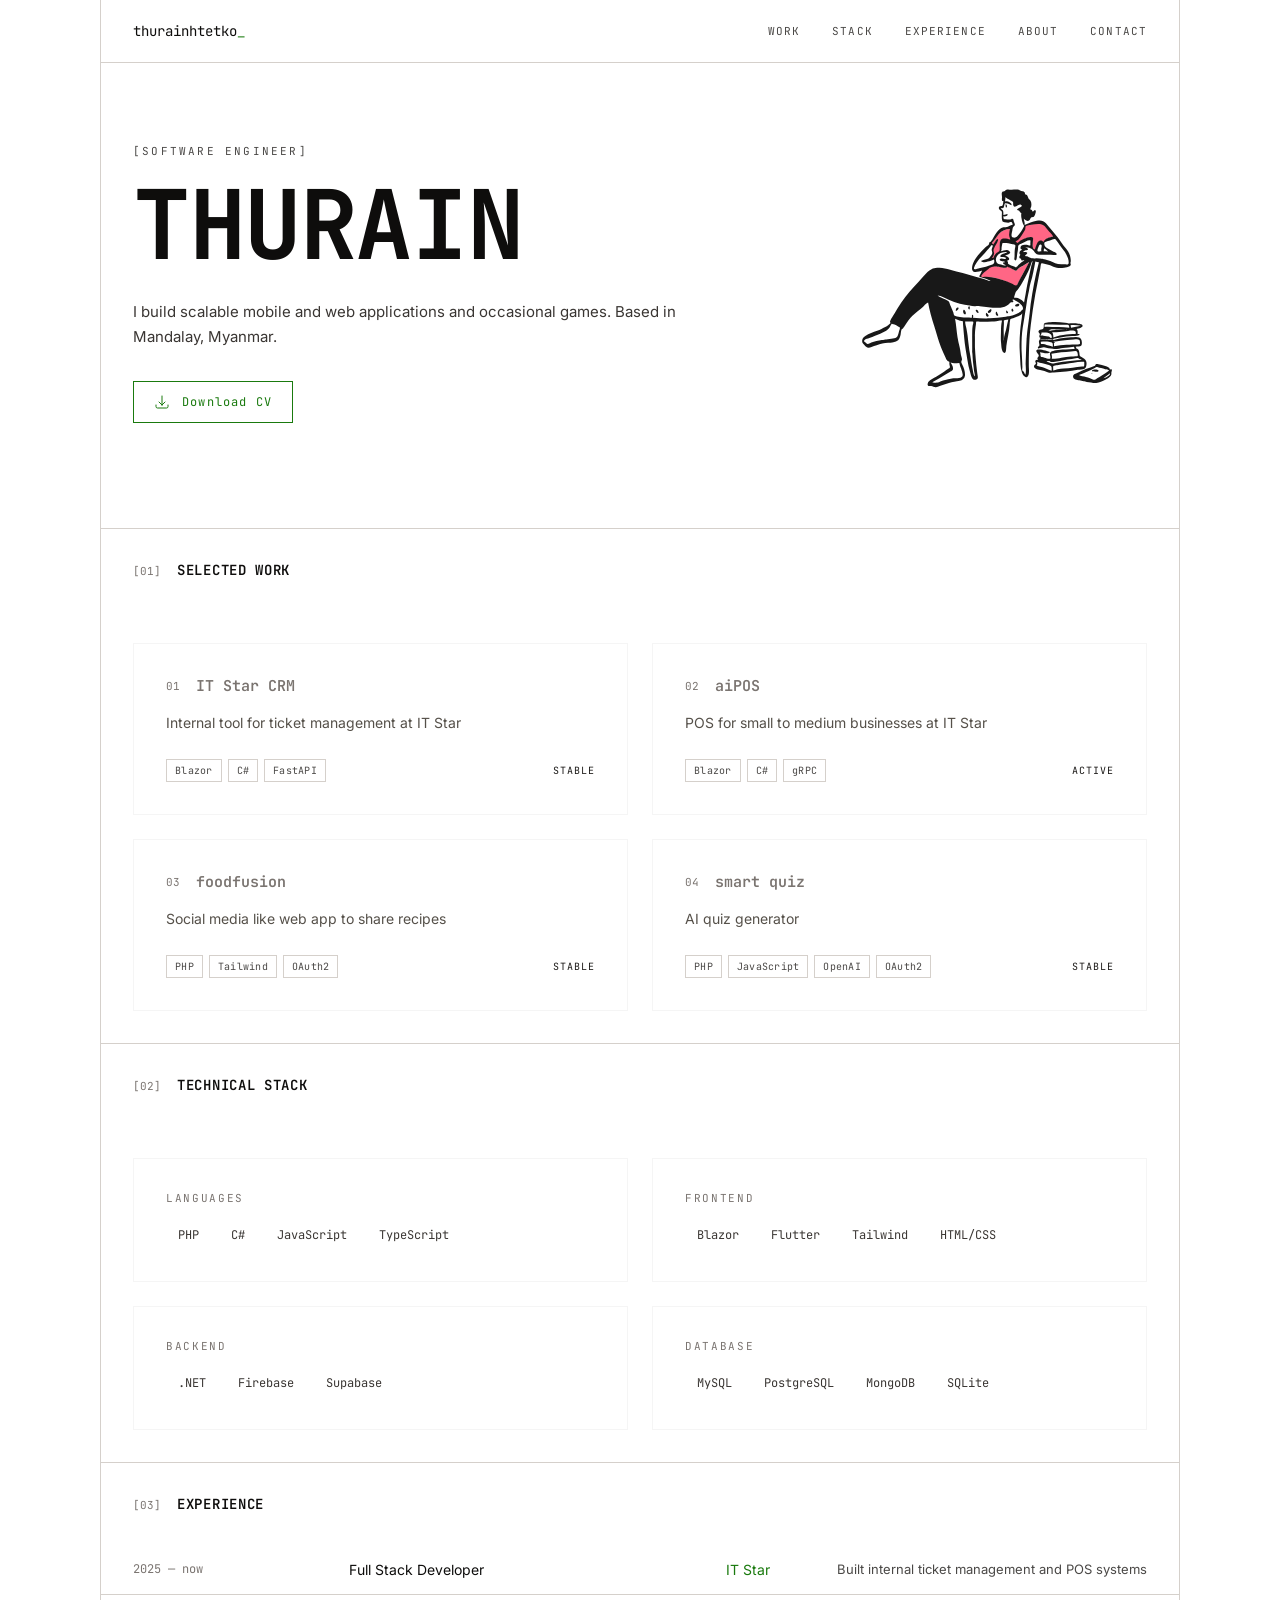
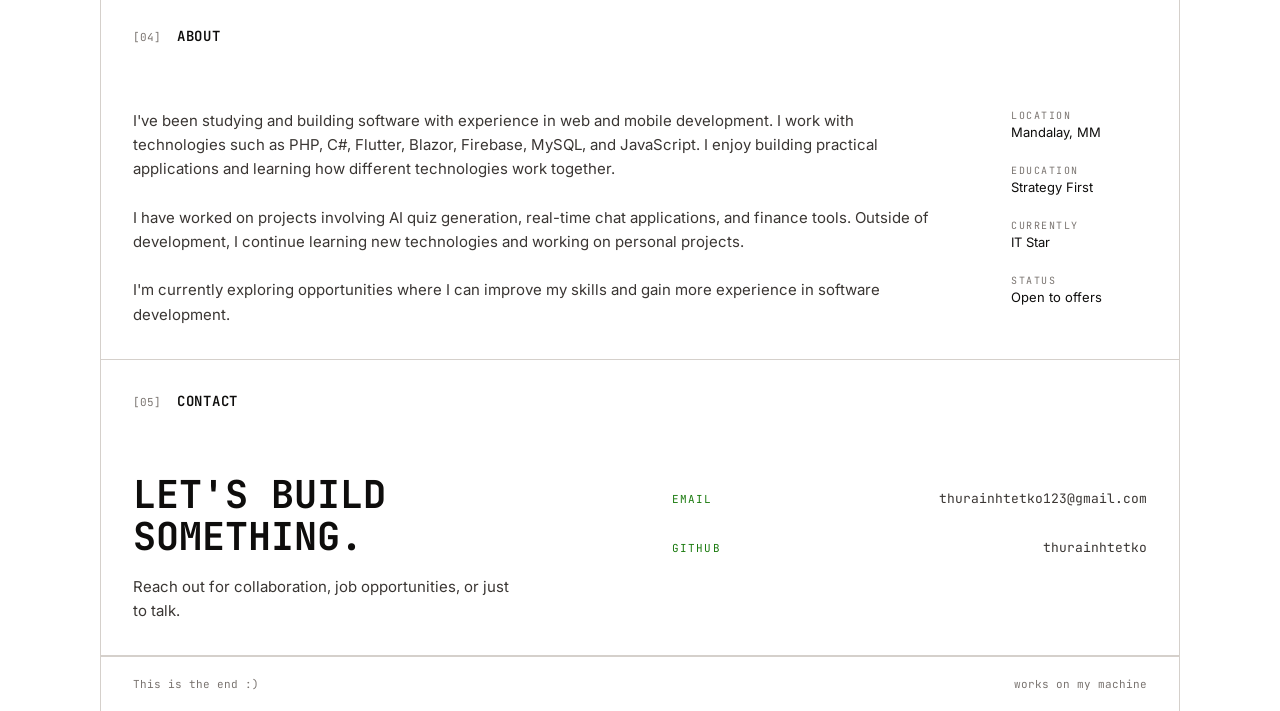
<file: index.html>
<!doctype html>
<html lang="en">
  <head>
    <meta charset="UTF-8" />
    <meta name="viewport" content="width=device-width, initial-scale=1.0" />
    <title>Thurain Htet Ko</title>
    <link rel="icon" type="image/png" href="./favicon.png" />
    <link rel="preconnect" href="https://fonts.googleapis.com" />
    <link rel="preconnect" href="https://fonts.gstatic.com" crossorigin />
    <link
      href="https://fonts.googleapis.com/css2?family=Inter:wght@300;400;500;600&family=JetBrains+Mono:wght@300;400;500;600;700&display=swap"
      rel="stylesheet"
    />
    <link rel="stylesheet" href="./style.css" />
  </head>
  <body>
    <div id="root"></div>
    <script src="./script.js"></script>
  </body>
</html>
</file>
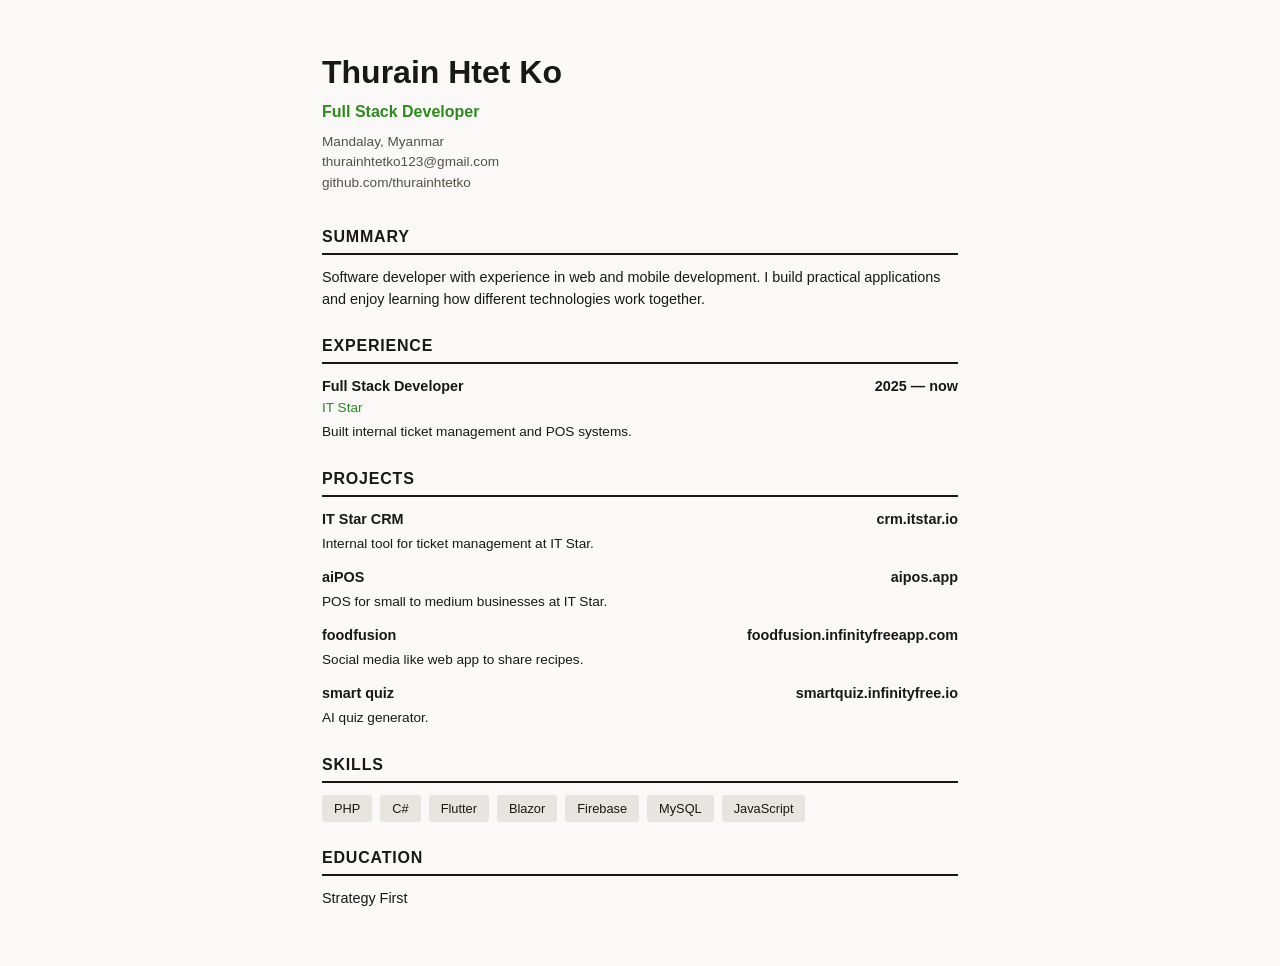
<file: cv.html>
<!doctype html>
<html lang="en">
  <head>
    <meta charset="UTF-8" />
    <meta name="viewport" content="width=device-width, initial-scale=1.0" />
    <title>Thurain Htet Ko - CV</title>
    <style>
      *,
      *::before,
      *::after {
        margin: 0;
        padding: 0;
        box-sizing: border-box;
      }
      body {
        font-family: "Segoe UI", Arial, sans-serif;
        color: #1a1816;
        background: #faf9f7;
        max-width: 700px;
        margin: 0 auto;
        padding: 3rem 2rem;
        line-height: 1.5;
      }
      h1 {
        font-size: 2rem;
        margin-bottom: 0.25rem;
      }
      .role {
        color: #2d8a1e;
        font-weight: 600;
        margin-bottom: 0.5rem;
      }
      .contact {
        font-size: 0.85rem;
        color: #555049;
        margin-bottom: 2rem;
      }
      h2 {
        font-size: 1rem;
        text-transform: uppercase;
        letter-spacing: 0.05em;
        border-bottom: 2px solid #1a1816;
        padding-bottom: 0.25rem;
        margin: 1.5rem 0 0.75rem;
      }
      p {
        font-size: 0.9rem;
        margin-bottom: 0.5rem;
      }
      .item {
        margin-bottom: 0.75rem;
      }
      .item .head {
        display: flex;
        justify-content: space-between;
        font-weight: 600;
        font-size: 0.9rem;
      }
      .item .sub {
        color: #2d8a1e;
        font-size: 0.85rem;
      }
      .item .desc {
        font-size: 0.85rem;
        margin-top: 0.25rem;
      }
      ul {
        list-style: none;
        display: flex;
        flex-wrap: wrap;
        gap: 0.5rem;
      }
      li.tag {
        background: #e8e4df;
        padding: 0.25rem 0.75rem;
        border-radius: 3px;
        font-size: 0.8rem;
      }
    </style>
  </head>
  <body>
    <h1>Thurain Htet Ko</h1>
    <div class="role">Full Stack Developer</div>
    <div class="contact">
      Mandalay, Myanmar<br />
      thurainhtetko123@gmail.com<br />
      github.com/thurainhtetko
    </div>

    <h2>Summary</h2>
    <p>
      Software developer with experience in web and mobile development. I build
      practical applications and enjoy learning how different technologies work
      together.
    </p>

    <h2>Experience</h2>
    <div class="item">
      <div class="head"><span>Full Stack Developer</span><span>2025 — now</span></div>
      <div class="sub">IT Star</div>
      <div class="desc">Built internal ticket management and POS systems.</div>
    </div>

    <h2>Projects</h2>
    <div class="item">
      <div class="head"><span>IT Star CRM</span><span>crm.itstar.io</span></div>
      <div class="desc">Internal tool for ticket management at IT Star.</div>
    </div>
    <div class="item">
      <div class="head"><span>aiPOS</span><span>aipos.app</span></div>
      <div class="desc">POS for small to medium businesses at IT Star.</div>
    </div>
    <div class="item">
      <div class="head"><span>foodfusion</span><span>foodfusion.infinityfreeapp.com</span></div>
      <div class="desc">Social media like web app to share recipes.</div>
    </div>
    <div class="item">
      <div class="head"><span>smart quiz</span><span>smartquiz.infinityfree.io</span></div>
      <div class="desc">AI quiz generator.</div>
    </div>

    <h2>Skills</h2>
    <ul>
      <li class="tag">PHP</li>
      <li class="tag">C#</li>
      <li class="tag">Flutter</li>
      <li class="tag">Blazor</li>
      <li class="tag">Firebase</li>
      <li class="tag">MySQL</li>
      <li class="tag">JavaScript</li>
    </ul>

    <h2>Education</h2>
    <p>Strategy First</p>
  </body>
</html>
</file>
<file: style.css>
*,
*::before,
*::after {
  margin: 0;
  padding: 0;
  box-sizing: border-box;
}

:root {
  --bg: #131010;
  --bg-surface: #1b1818;
  --text-primary: #f2eded;
  --text-secondary: #b8b2b2;
  --text-muted: #807b7b;
  --text-dim: #a4a4a4;
  --text-body: #b8b2b2;
  --text-desc: #807b7b;
  --accent: #03b000;
  --border: #4a4747;
  --border-light: #3c3838;
  --border-hover: #6f6a69;
  --border-faint: rgba(255, 255, 255, 0.04);
  --nav-bg: #131010;
  --scrollbar: #3c3838;
  --doodle-opacity: 0.9;
  --doodle-filter: invert(1) sepia(1) saturate(2) hue-rotate(60deg) brightness(0.7);
}

@media (prefers-color-scheme: light) {
  :root {
    --bg: #ffffff;
    --bg-surface: #f5f3f0;
    --text-primary: #0e0d0c;
    --text-secondary: #1a1816;
    --text-muted: #4a4846;
    --text-dim: #7a7470;
    --text-body: #3a3633;
    --text-desc: #555049;
    --accent: #1a7a0e;
    --border: #d5d0cb;
    --border-light: #e8e4df;
    --border-hover: #b5b0ab;
    --border-faint: rgba(0, 0, 0, 0.04);
    --nav-bg: #ffffff;
    --scrollbar: #b5b0ab;
  --doodle-opacity: 0.9;
  --doodle-filter: none;
}
}

html {
  scroll-behavior: smooth;
}

#root {
  max-width: 67.5rem;
  margin: 0 auto;
  border-left: 1px solid var(--border);
  border-right: 1px solid var(--border);
  min-height: 100vh;
}

body {
  min-height: 100%;
  background-color: var(--bg);
  color: var(--text-secondary);
  font-family: "Inter", sans-serif;
  -webkit-font-smoothing: antialiased;
  -moz-osx-font-smoothing: grayscale;
}

::-webkit-scrollbar {
  width: 4px;
}

::-webkit-scrollbar-track {
  background: transparent;
}

::-webkit-scrollbar-thumb {
  background: var(--scrollbar);
  border-radius: 2px;
}

a {
  color: inherit;
  text-decoration: none;
}

img {
  display: block;
  max-width: 100%;
  height: auto;
}

.accent {
  color: var(--accent);
}

/* Nav */
nav {
  position: fixed;
  top: 0;
  left: 0;
  right: 0;
  z-index: 50;
  background-color: var(--nav-bg);
}

.nav-inner {
  max-width: 67.5rem;
  margin: 0 auto;
  display: flex;
  align-items: center;
  justify-content: space-between;
  padding: 1.25rem 2rem;
  border-bottom: 1px solid var(--border);
  border-left: 1px solid var(--border);
  border-right: 1px solid var(--border);
}

.nav-logo {
  font-family: "JetBrains Mono", monospace;
  font-size: 0.875rem;
  color: var(--text-primary);
  user-select: none;
}

.nav-links {
  display: flex;
  gap: 2rem;
}

.nav-toggle {
  display: none;
  width: 44px;
  height: 44px;
  flex-direction: column;
  align-items: center;
  justify-content: center;
  gap: 5px;
  background: none;
  border: none;
  cursor: pointer;
  padding: 0;
}

.nav-toggle span {
  display: block;
  width: 1.25rem;
  height: 2px;
  background-color: var(--text-primary);
  border-radius: 2px;
  transition: transform 0.2s, opacity 0.2s;
}

.nav-toggle.open span:nth-child(1) {
  transform: translateY(7px) rotate(45deg);
}

.nav-toggle.open span:nth-child(2) {
  opacity: 0;
}

.nav-toggle.open span:nth-child(3) {
  transform: translateY(-7px) rotate(-45deg);
}

.nav-btn {
  background: none;
  border: none;
  font-family: "JetBrains Mono", monospace;
  font-size: 0.6875rem;
  text-transform: uppercase;
  letter-spacing: 0.1em;
  color: var(--text-muted);
  cursor: pointer;
  padding: 0.25rem 0;
  transition: color 0.15s;
}

.nav-btn:hover {
  color: var(--text-primary);
}

/* Hero */
.hero {
  padding-top: 9rem;
  padding-bottom: 6rem;
  border-bottom: 1px solid var(--border);
}

.hero-grid {
  max-width: 80rem;
  margin: 0 auto;
  padding: 0 2rem;
  display: grid;
  grid-template-columns: 1fr 320px;
  gap: 2rem;
}

.hero-left {
  display: flex;
  flex-direction: column;
}

.tagline {
  font-family: "JetBrains Mono", monospace;
  font-size: 0.6875rem;
  color: var(--text-muted);
  text-transform: uppercase;
  letter-spacing: 0.2em;
  margin-bottom: 1.5rem;
}

.hero-name {
  font-family: "JetBrains Mono", monospace;
  font-size: clamp(2.8rem, 8vw, 6rem);
  font-weight: 700;
  color: var(--text-primary);
  letter-spacing: -0.025em;
  line-height: 0.9;
  margin-bottom: 2rem;
}

.hero-bio {
  max-width: 36rem;
}

.hero-bio p {
  font-size: 0.9375rem;
  line-height: 1.625;
  color: var(--text-body);
  margin-bottom: 2rem;
}

.cv-btn {
  display: inline-flex;
  align-items: center;
  gap: 0.75rem;
  padding: 0.75rem 1.25rem;
  border: 1.5px solid var(--accent);
  color: var(--accent);
  font-family: "JetBrains Mono", monospace;
  font-size: 0.75rem;
  letter-spacing: 0.1em;
  width: fit-content;
  transition: background-color 0.15s, color 0.15s;
}

.cv-btn:hover {
  background-color: var(--accent);
  color: var(--bg);
}

.hero-right {
  display: flex;
  justify-content: center;
  align-items: center;
}

.doodle {
  width: 18rem;
  height: 18rem;
  opacity: var(--doodle-opacity);
  filter: var(--doodle-filter);
  user-select: none;
}

.stats-grid {
  max-width: 80rem;
  margin: 0 auto;
  padding: 0 2rem;
  display: grid;
  grid-template-columns: repeat(4, 1fr);
  border-top: 1px solid var(--border);
  border-bottom: 1px solid var(--border);
}

.stat {
  padding: 2rem;
  display: flex;
  flex-direction: column;
  gap: 0.25rem;
  transition: background-color 0.15s;
}

.stat:hover {
  background-color: var(--bg-surface);
}

.stat-num {
  font-family: "JetBrains Mono", monospace;
  font-size: 1.5rem;
  font-weight: 600;
  color: var(--text-primary);
}

.stat-label {
  font-family: "JetBrains Mono", monospace;
  font-size: 0.6875rem;
  color: var(--text-muted);
}

/* Sections */
.section {
  border-bottom: 1px solid var(--border);
  scroll-margin-top: 66px;
}

.section-head {
  max-width: 80rem;
  margin: 0 auto;
  padding: 2rem;
  display: flex;
  align-items: baseline;
  gap: 1rem;
}

.section-num {
  font-family: "JetBrains Mono", monospace;
  font-size: 0.6875rem;
  color: var(--text-dim);
}

.section-head h2 {
  font-family: "JetBrains Mono", monospace;
  font-size: 0.875rem;
  font-weight: 600;
  color: var(--text-primary);
  text-transform: uppercase;
  letter-spacing: 0.05em;
}

/* Work */
.work-grid {
  max-width: 80rem;
  margin: 0 auto;
  padding: 2rem;
  display: grid;
  grid-template-columns: repeat(2, 1fr);
  gap: 1.5rem;
}

.project-card {
  background-color: var(--bg);
  border: 1px solid var(--border-faint);
  padding: 2rem;
  display: flex;
  flex-direction: column;
  gap: 1rem;
  transition: background-color 0.15s;
}

.project-card:hover {
  background-color: var(--bg-surface);
}

.project-top {
  display: flex;
  align-items: center;
  gap: 1rem;
}

.project-id {
  font-family: "JetBrains Mono", monospace;
  font-size: 0.6875rem;
  color: var(--text-dim);
}

.project-name {
  font-family: "JetBrains Mono", monospace;
  font-size: 0.9375rem;
  font-weight: 600;
  color: var(--text-dim);
}

.project-desc {
  font-size: 0.875rem;
  line-height: 1.625;
  color: var(--text-desc);
}

.project-bottom {
  display: flex;
  align-items: center;
  justify-content: space-between;
  margin-top: auto;
  padding-top: 0.5rem;
}

.project-stack {
  display: flex;
  gap: 0.375rem;
  flex-wrap: wrap;
}

.stack-tag {
  font-family: "JetBrains Mono", monospace;
  font-size: 0.625rem;
  padding: 0.25rem 0.5rem;
  border: 1px solid var(--border);
  color: var(--text-muted);
  letter-spacing: 0.025em;
  transition: border-color 0.15s;
}

.project-card:hover .stack-tag {
  border-color: var(--border-hover);
}

.status {
  font-family: "JetBrains Mono", monospace;
  font-size: 0.625rem;
  text-transform: uppercase;
  letter-spacing: 0.1em;
}

.status-active {
  /* color: var(--accent); */
}

.status-stable {
  color: var(--text-secondary);
}

.status-archive {
  color: var(--text-muted);
}

/* Technical Stack */
.stack-grid {
  max-width: 80rem;
  margin: 0 auto;
  padding: 2rem;
}

.stack-categories {
  display: grid;
  grid-template-columns: repeat(2, 1fr);
  gap: 1.5rem;
}

.stack-cat {
  background-color: var(--bg);
  border: 1px solid var(--border-faint);
  padding: 2rem;
  display: flex;
  flex-direction: column;
  gap: 1rem;
  transition: background-color 0.15s;
}

.stack-cat:hover {
  background-color: var(--bg-surface);
}

.stack-cat-name {
  font-family: "JetBrains Mono", monospace;
  font-size: 0.6875rem;
  color: var(--text-dim);
  text-transform: uppercase;
  letter-spacing: 0.15em;
}

.stack-items {
  display: flex;
  flex-wrap: wrap;
  gap: 0.5rem;
}

.stack-item {
  font-family: "JetBrains Mono", monospace;
  font-size: 0.75rem;
  padding: 0.375rem 0.75rem;
  color: var(--text-body);
  transition: color 0.15s;
}

.stack-item:hover {
  color: var(--text-primary);
}

.experience {
  max-width: 80rem;
  margin: 0 auto;
}

.exp-row {
  display: grid;
  grid-template-columns: 200px 1fr auto 1fr;
  gap: 1rem;
  padding: 1rem 2rem;
  align-items: center;
  transition: background-color 0.15s;
}

.exp-row:hover {
  background-color: var(--bg-surface);
}

.exp-period {
  font-family: "JetBrains Mono", monospace;
  font-size: 0.75rem;
  color: var(--text-dim);
}

.exp-role {
  font-family: "Inter", sans-serif;
  font-size: 0.875rem;
  color: var(--text-primary);
}

.exp-org {
  font-family: "Inter", sans-serif;
  font-size: 0.875rem;
  color: var(--accent);
  text-align: center;
}

.exp-detail {
  font-family: "Inter", sans-serif;
  font-size: 0.8125rem;
  color: var(--text-muted);
  text-align: right;
}

/* About */
.about-grid {
  max-width: 80rem;
  margin: 0 auto;
  display: grid;
  grid-template-columns: 1fr 200px;
}

.about-text {
  padding: 2rem;
  display: flex;
  flex-direction: column;
  gap: 1.5rem;
}

.about-text p {
  font-size: 0.9375rem;
  line-height: 1.625;
  color: var(--text-body);
}

.about-sidebar {
  padding: 2rem;
  display: flex;
  flex-direction: column;
  gap: 1.5rem;
}

.info-item {
  display: flex;
  flex-direction: column;
  gap: 0.125rem;
}

.info-label {
  font-family: "JetBrains Mono", monospace;
  font-size: 0.625rem;
  color: var(--text-dim);
  text-transform: uppercase;
  letter-spacing: 0.15em;
}

.info-value {
  font-family: "Inter", sans-serif;
  font-size: 0.8125rem;
  color: var(--text-primary);
}

/* Contact */
.contact-grid {
  max-width: 80rem;
  margin: 0 auto;
  display: flex;
  gap: 4rem;
  padding: 2rem;
}

.contact-left {
  flex: 1;
  display: flex;
  flex-direction: column;
  gap: 1rem;
}

.contact-heading {
  font-family: "JetBrains Mono", monospace;
  font-size: clamp(1.5rem, 4vw, 2.4rem);
  font-weight: 700;
  color: var(--text-primary);
  line-height: 1.1;
}

.contact-left p {
  font-size: 0.9375rem;
  line-height: 1.625;
  color: var(--text-body);
  max-width: 24rem;
}

.contact-links {
  flex: 1;
  display: flex;
  flex-direction: column;
}

.contact-link {
  display: flex;
  justify-content: space-between;
  align-items: center;
  padding: 1rem 0;
  transition: color 0.15s;
}

.contact-link:hover {
  color: var(--text-primary);
}

.cl-label {
  font-family: "JetBrains Mono", monospace;
  font-size: 0.6875rem;
  color: var(--accent);
  text-transform: uppercase;
  letter-spacing: 0.1em;
}

.cl-value {
  font-family: "JetBrains Mono", monospace;
  font-size: 0.8125rem;
  color: var(--text-body);
}

.contact-link:hover .cl-value {
  color: var(--accent);
}

/* Footer */
footer {
  border-top: 1px solid var(--border);
  max-width: 80rem;
  margin: 0 auto;
  display: flex;
  justify-content: space-between;
  align-items: center;
  padding: 1.25rem 2rem;
  font-family: "JetBrains Mono", monospace;
  font-size: 0.6875rem;
  color: var(--text-dim);
}

/* Responsive */
@media (max-width: 64rem) {
  .hero-grid {
    grid-template-columns: 1fr;
  }

  .hero-right {
    display: none;
  }

  .stats-grid {
    grid-template-columns: repeat(2, 1fr);
  }

  .work-grid {
    grid-template-columns: 1fr;
  }

  .about-grid {
    grid-template-columns: 1fr;
  }

  .exp-row {
    grid-template-columns: 1fr;
    gap: 0.25rem;
  }

  .exp-detail {
    text-align: left;
  }

  .exp-org {
    text-align: left;
  }

  .contact-grid {
    flex-direction: column;
  }
}

@media (max-width: 48rem) {
  #root {
    border-left: none;
    border-right: none;
  }

  .stats-grid {
    grid-template-columns: 1fr 1fr;
  }

  .stack-categories {
    grid-template-columns: 1fr;
  }

  .nav-toggle {
    display: flex;
  }

  .nav-links {
    position: fixed;
    top: 0;
    right: 0;
    height: 100vh;
    flex-direction: column;
    justify-content: center;
    gap: 2rem;
    padding: 5rem 2rem 2rem;
    background-color: var(--nav-bg);
    border-left: 1px solid var(--border);
    box-shadow: -8px 0 24px rgba(0, 0, 0, 0.25);
    transform: translateX(100%);
    transition: transform 0.25s ease;
  }

  .nav-links.open {
    transform: translateX(0);
  }

  .nav-btn {
    padding: 0;
    text-align: right;
    white-space: nowrap;
  }

  .hero-name {
    font-size: clamp(2rem, 12vw, 4rem);
  }

  footer {
    flex-direction: column;
    gap: 0.5rem;
    text-align: center;
  }
}
</file>
